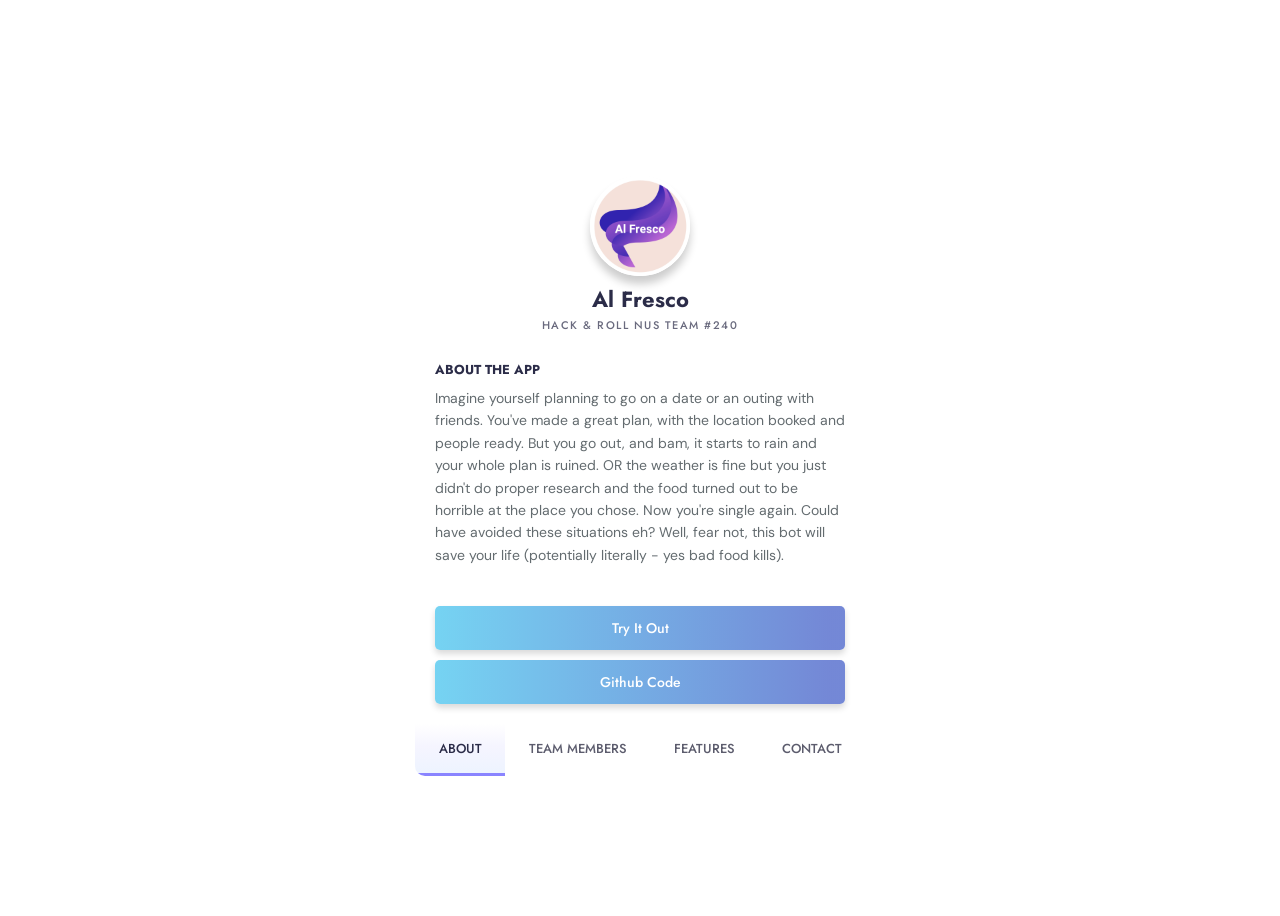
<file: frontend/index.html>
<!DOCTYPE html>
<html lang="en">
<head>
    <!--- basic page needs
    ================================================== -->
    <meta charset="utf-8">
    <title>Hi! &#128075; We're Al Fresco</title>
    <meta name="keywords"
        content="hack and roll, competition, nus hackers " />
    <meta name="description" content="Hack N Roll Landing Page">
    <meta name="author" content="Al Fresco">
    <meta name="application-name" content="Hi! &#128075; We're Al Fresco">

    <meta property="og:description" content="Hack N Roll Landing Page" />
    <meta property="og:title" content="Hi! &#128075; We're Al Fresco">
    <meta property="og:site_name" content="Hack N Roll Landing Page">
    <meta property="og:url" content="http://hacknroll.jeremycte.com/">
    <meta property="og:type" content="website" />
    <!-- Thumbnail 1900 * 930 -->
    <meta property="og:image" content="http://hacknroll.jeremycte.com/hacknroll_homepage.png">
    <meta property="og:image:secure" content="https://hacknroll.jeremycte.com/hacknroll_homepage.png" />
    <meta property="og:image:height" content="1600" />
    <!-- Thumbnail 1000 -->
    <meta property="og:image" content="http://hacknroll.jeremycte.com/hacknroll_homepage.png">
    <meta property="og:image:secure" content="https://hacknroll.jeremycte.com/hacknroll_homepage.png" />
    <meta property="og:image:height" content="1000" />
    <!-- Thumbnail 600 -->
    <meta property="og:image" content="http://hacknroll.jeremycte.com/hacknroll_homepage.png">
    <meta property="og:image:secure" content="https://hacknroll.jeremycte.com/hacknroll_homepage.png" />
    <meta property="og:image:height" content="600" />



    <!-- mobile specific metas
    ================================================== -->
    <meta name="viewport" content="width=device-width, initial-scale=1">

    <!-- CSS
    ================================================== -->
    <link rel="stylesheet" href="main.css">

    <!-- favicons
    ================================================== -->
    <link rel="shortcut icon" href="favicon.ico" type="image/x-icon">
    <link rel="icon" href="favicon.ico" type="image/x-icon">
</head>
<body>
    <div class="card" data-state="#about">
        <div class="card-header">
          <div class="card-cover" style="background-image: url('https://jeremycte.com/hello/images/background-cover.jpg')"></div>
          <img class="card-avatar" src="images/avatar.png" alt="avatar" />
          <h1 class="card-fullname">Al Fresco</h1>
          <h2 class="card-jobtitle">Hack & Roll NUS Team #240</h2>
        </div>
        <div class="card-main">
          <div class="card-section is-active" id="about">
            <div class="card-content">
              <div class="card-subtitle">ABOUT THE APP</div>
              <p class="card-desc">Imagine yourself planning to go on a date or an outing with friends. You've made a great plan, with the location booked and people ready. But you go out, and bam, it starts to rain and your whole plan is ruined. OR the weather is fine but you just didn't do proper research and the food turned out to be horrible at the place you chose. Now you're single again. 
                Could have avoided these situations eh? Well, fear not, this bot will save your life (potentially literally - yes bad food kills). 
                 
              </p>
            </div>
            
            <div class="card-content">
              <button class="dsc-nus">Try It Out</button>
              <button class="emcc-crew" style="margin-top: 10px;">Github Code</button>
            </div>
          </div>
          <div class="card-section" id="experience">
            <div class="card-content">
              <div class="card-subtitle">Team Members</div>
              <div class="card-timeline">
                <div class="card-item" data-year="CEO">
                  <div class="card-item-title">Abhishek Jain <br><span>Chief Executive Officer</span></div>
                  <div class="card-item-desc">
                    in charge of all machine learning sentiments and product quality coming out of Al Fresco</div>
                </div>
                <div class="card-item" data-year="COO">
                  <div class="card-item-title">Arnav Gupta <br><span>Chief Operating Officer</span></div>
                  <div class="card-item-desc">Focused on delivering Weather API from necessary governmental data for analysis</div>
                </div>
                <div class="card-item" data-year="CTO">
                  <div class="card-item-title">Raveen Prabhu <br><span>Chief Technology Officer</span></div>
                  <div class="card-item-desc">
                      Optimising code for Al Fresco Sentimental Analysis and web dev of Al Fresco using Heroku
                  </div>
                </div>
                  <div class="card-item" data-year="CDO">
                    <div class="card-item-title">Jeremy Chan<br><span>Chief Design Officer</span></div>
                    <div class="card-item-desc">
                       Oversee all design, user experience and interface of Al Fresco. Providing the best seemless experience for users.
                    </div>
                </div>
                <button class="learn-more">Learn More</button>
                <!-- <div class="card-item" data-year="2018">
                  <div class="card-item-title">Illustrator at <span>Google</span></div>
                  <div class="card-item-desc">Onboarding illustrations for App.</div>
                </div>
                <div class="card-item" data-year="2020">
                  <div class="card-item-title">Full-Stack Developer at <span>CodePen</span></div>
                  <div class="card-item-desc">Responsible for the encomposing brand expreience.</div>
                </div> -->
              </div>
            </div>
          </div>
          <div class="card-section" id="features">
            <div class="card-content">
              <div class="card-subtitle">FEATURES</div>
              <p class="card-desc"><strong>YET TO BE FILLED WITH CONTENT. LOL
            </p>
              <div class="card-contact-wrapper">
                <!-- <div class="card-contact">
                  <svg xmlns="http://www.w3.org/2000/svg" viewBox="0 0 24 24" fill="none" stroke="currentColor" stroke-width="2" stroke-linecap="round" stroke-linejoin="round">
                    <path d="M21 10c0 7-9 13-9 13s-9-6-9-13a9 9 0 0118 0z" />
                    <circle cx="12" cy="10" r="3" /></svg>
                  Toh Yi Drive Bukit Timah, Singapore
                </div> -->
                <div class="card-contact">
                  <svg xmlns="http://www.w3.org/2000/svg" viewbox="0 0 24 24" fill="none" stroke="currentColor" stroke-width="2" stroke-linecap="round" stroke-linejoin="round">
                    <path d="M22 16.92v3a2 2 0 01-2.18 2 19.79 19.79 0 01-8.63-3.07 19.5 19.5 0 01-6-6 19.79 19.79 0 01-3.07-8.67A2 2 0 014.11 2h3a2 2 0 012 1.72 12.84 12.84 0 00.7 2.81 2 2 0 01-.45 2.11L8.09 9.91a16 16 0 006 6l1.27-1.27a2 2 0 012.11-.45 12.84 12.84 0 002.81.7A2 2 0 0122 16.92z" /></svg>+65 9271 9862</div>
                <div class="card-contact">
                  <svg xmlns="http://www.w3.org/2000/svg" viewBox="0 0 24 24" fill="none" stroke="currentColor" stroke-width="2" stroke-linecap="round" stroke-linejoin="round">
                    <path d="M4 4h16c1.1 0 2 .9 2 2v12c0 1.1-.9 2-2 2H4c-1.1 0-2-.9-2-2V6c0-1.1.9-2 2-2z" />
                    <path d="M22 6l-10 7L2 6" /></svg>
                  chantseee@u.nus.edu
                </div>
                <button class="contact-me">WORK TOGETHER</button>
              </div>
            </div>
          </div>
          <div class="card-section" id="contact">
            <div class="card-content">
              <div class="card-subtitle">CONTACT</div>
              <p class="card-desc"><strong>Got an issue with the bot?</strong> Let us know &#128075; Contact our team and we'll work it out ASAP.
            </p>
              <div class="card-contact-wrapper">
                <div class="card-contact">
                  <svg xmlns="http://www.w3.org/2000/svg" viewbox="0 0 24 24" fill="none" stroke="currentColor" stroke-width="2" stroke-linecap="round" stroke-linejoin="round">
                    <path d="M22 16.92v3a2 2 0 01-2.18 2 19.79 19.79 0 01-8.63-3.07 19.5 19.5 0 01-6-6 19.79 19.79 0 01-3.07-8.67A2 2 0 014.11 2h3a2 2 0 012 1.72 12.84 12.84 0 00.7 2.81 2 2 0 01-.45 2.11L8.09 9.91a16 16 0 006 6l1.27-1.27a2 2 0 012.11-.45 12.84 12.84 0 002.81.7A2 2 0 0122 16.92z" /></svg>+65 6516 6666</div>
                <div class="card-contact">
                  <svg xmlns="http://www.w3.org/2000/svg" viewBox="0 0 24 24" fill="none" stroke="currentColor" stroke-width="2" stroke-linecap="round" stroke-linejoin="round">
                    <path d="M4 4h16c1.1 0 2 .9 2 2v12c0 1.1-.9 2-2 2H4c-1.1 0-2-.9-2-2V6c0-1.1.9-2 2-2z" />
                    <path d="M22 6l-10 7L2 6" /></svg>
                  abhishekjain@u.nus.edu
                </div>
                <button class="contact-me">CONTACT US</button>
              </div>
            </div>
          </div>
          <div class="card-buttons">
            <button data-section="#about" class="is-active">ABOUT</button>
            <button data-section="#experience">TEAM MEMBERS</button>
            <button data-section="#features">FEATURES</button>
            <button data-section="#contact">CONTACT</button>
          </div>
        </div>
      </div>

      <!-- Java Script
    ================================================== -->
    <script src="index.js"></script>
</body>

</html>
</file>
<file: frontend/main.css>
@import url("https://fonts.googleapis.com/css?family=DM+Sans:400,500|Jost:400,500,600&display=swap");
* {
  box-sizing: border-box;
}

body {
  color: #2b2c48;
  font-family: "Jost", sans-serif;
  background-image: url(https://jeremycte.com/hello/images/singapore-bg.jpg);
  background-repeat: no-repeat;
  background-size: cover;
  background-position: center;
  background-attachment: fixed;
  min-height: 100vh;
  display: -webkit-box;
  display: flex;
  flex-wrap: wrap;
  padding: 20px;
}

.card {
  max-width: 450px;
  margin: auto;
  overflow-y: auto;
  position: relative;
  z-index: 1;
  overflow-x: hidden;
  background-color: white;
  display: -webkit-box;
  display: flex;
  -webkit-transition: 0.3s;
  transition: 0.3s;
  -webkit-box-orient: vertical;
  -webkit-box-direction: normal;
          flex-direction: column;
  border-radius: 10px;
  box-shadow: 0 0 0 8px rgba(255, 255, 255, 0.2);
}

.card[data-state="#about"] {
  /* height: 450px; */
}
.card[data-state="#about"] .card-main {
  padding-top: 0;
}

.card[data-state="#contact"] {
  /* height: 430px; */
}

.card[data-state="#experience"] {
  /* height: 550px; */
}

.card.is-active .card-header {
  height: 80px;
}
.card.is-active .card-cover {
  height: 100px;
  top: -50px;
}
.card.is-active .card-avatar {
  -webkit-transform: none;
          transform: none;
  left: 20px;
  width: 50px;
  height: 50px;
  bottom: 10px;
}
.card.is-active .card-fullname,
.card.is-active .card-jobtitle {
  left: 86px;
  -webkit-transform: none;
          transform: none;
}
.card.is-active .card-fullname {
  bottom: 18px;
  font-size: 19px;
}
.card.is-active .card-jobtitle {
  bottom: 16px;
  letter-spacing: 1px;
  font-size: 10px;
}

.card-header {
  position: relative;
  display: -webkit-box;
  display: flex;
  height: 200px;
  flex-shrink: 0;
  width: 100%;
  -webkit-transition: 0.3s;
  transition: 0.3s;
}
.card-header * {
  -webkit-transition: 0.3s;
  transition: 0.3s;
}

.card-cover {
  width: 100%;
  height: 100%;
  position: absolute;
  height: 160px;
  top: -20%;
  left: 0;
  will-change: top;
  background-size: cover;
  background-position: center;
  -webkit-filter: blur(30px);
          filter: blur(30px);
  -webkit-transform: scale(1.2);
          transform: scale(1.2);
  -webkit-transition: 0.5s;
  transition: 0.5s;
}

.card-avatar {
  width: 100px;
  height: 100px;
  box-shadow: 0 8px 8px rgba(0, 0, 0, 0.2);
  border-radius: 50%;
  -o-object-position: center;
     object-position: center;
  -o-object-fit: cover;
     object-fit: cover;
  position: absolute;
  bottom: 0;
  left: 50%;
  -webkit-transform: translateX(-50%) translateY(-64px);
          transform: translateX(-50%) translateY(-64px);
}

.card-fullname {
  position: absolute;
  bottom: 0;
  font-size: 22px;
  font-weight: 700;
  text-align: center;
  white-space: nowrap;
  -webkit-transform: translateY(-10px) translateX(-50%);
          transform: translateY(-10px) translateX(-50%);
  left: 50%;
}

.card-jobtitle {
  position: absolute;
  bottom: 0;
  font-size: 11px;
  white-space: nowrap;
  font-weight: 500;
  opacity: 0.7;
  text-transform: uppercase;
  letter-spacing: 1.5px;
  margin: 0;
  left: 50%;
  -webkit-transform: translateX(-50%) translateY(-7px);
          transform: translateX(-50%) translateY(-7px);
}

.card-main {
  position: relative;
  -webkit-box-flex: 1;
          flex: 1;
  display: -webkit-box;
  display: flex;
  padding-top: 10px;
  -webkit-box-orient: vertical;
  -webkit-box-direction: normal;
          flex-direction: column;
}

.card-subtitle {
  font-weight: 700;
  font-size: 13px;
  margin-bottom: 8px;
}

.card-content {
  padding: 20px;
}

.card-desc {
  line-height: 1.6;
  color: #636b6f;
  font-size: 14px;
  margin: 0;
  font-weight: 400;
  font-family: "DM Sans", sans-serif;
}

.card-social {
  display: -webkit-box;
  display: flex;
  -webkit-box-align: center;
          align-items: center;
  padding: 0 20px;
  margin-bottom: 30px;
}
.card-social svg {
  fill: #a5b5ce;
  width: 16px;
  display: block;
  -webkit-transition: 0.3s;
  transition: 0.3s;
}
.card-social a {
  color: #8797a1;
  height: 32px;
  width: 32px;
  border-radius: 50%;
  display: -webkit-inline-box;
  display: inline-flex;
  -webkit-box-align: center;
          align-items: center;
  -webkit-box-pack: center;
          justify-content: center;
  -webkit-transition: 0.3s;
  transition: 0.3s;
  background-color: rgba(93, 133, 193, 0.05);
  border-radius: 50%;
  margin-right: 10px;
}
.card-social a:hover svg {
  fill: #637faa;
}
.card-social a:last-child {
  margin-right: 0;
}

.card-buttons {
  display: -webkit-box;
  display: flex;
  background-color: #fff;
  margin-top: auto;
  position: -webkit-sticky;
  position: sticky;
  bottom: 0;
  left: 0;
}
.card-buttons button {
  -webkit-box-flex: 1;
          flex: 1 1 auto;
  -webkit-user-select: none;
     -moz-user-select: none;
      -ms-user-select: none;
          user-select: none;
  background: 0;
  font-size: 13px;
  border: 0;
  padding: 15px 5px;
  cursor: pointer;
  color: #5c5c6d;
  -webkit-transition: 0.3s;
  transition: 0.3s;
  font-family: "Jost", sans-serif;
  font-weight: 500;
  outline: 0;
  border-bottom: 3px solid transparent;
}
.card-buttons button.is-active, .card-buttons button:hover {
  color: #2b2c48;
  border-bottom: 3px solid #8a84ff;
  background: -webkit-gradient(linear, left top, left bottom, from(rgba(127, 199, 231, 0)), color-stop(44%, rgba(207, 204, 255, 0.2)), to(rgba(211, 226, 255, 0.4)));
  background: linear-gradient(to bottom, rgba(127, 199, 231, 0) 0%, rgba(207, 204, 255, 0.2) 44%, rgba(211, 226, 255, 0.4) 100%);
}

.card-section {
  display: none;
}
.card-section.is-active {
  display: block;
  -webkit-animation: fadeIn 0.6s both;
          animation: fadeIn 0.6s both;
}

@-webkit-keyframes fadeIn {
  0% {
    opacity: 0;
    -webkit-transform: translatey(40px);
            transform: translatey(40px);
  }
  100% {
    opacity: 1;
  }
}

@keyframes fadeIn {
  0% {
    opacity: 0;
    -webkit-transform: translatey(40px);
            transform: translatey(40px);
  }
  100% {
    opacity: 1;
  }
}
.card-timeline {
  margin-top: 30px;
  position: relative;
}
.card-timeline:after {
  background: -webkit-gradient(linear, left bottom, left top, from(rgba(134, 214, 243, 0)), to(#516acc));
  background: linear-gradient(to top, rgba(134, 214, 243, 0) 0%, #516acc 100%);
  content: "";
  left: 42px;
  width: 2px;
  top: 0;
  height: 90%;
  position: absolute;
  content: "";
}

.card-item {
  position: relative;
  padding-left: 60px;
  padding-right: 20px;
  padding-bottom: 30px;
  z-index: 1;
}
.card-item:last-child {
  padding-bottom: 5px;
}
.card-item:after {
  content: attr(data-year);
  width: 10px;
  position: absolute;
  top: 0;
  left: 37px;
  width: 8px;
  height: 8px;
  line-height: 0.6;
  border: 2px solid #fff;
  font-size: 11px;
  text-indent: -35px;
  border-radius: 50%;
  color: rgba(134, 134, 134, 0.7);
  background: -webkit-gradient(linear, left top, left bottom, from(#a0aee3), to(#516acc));
  background: linear-gradient(to bottom, #a0aee3 0%, #516acc 100%);
}

.card-item-title {
  font-weight: 500;
  font-size: 14px;
  margin-bottom: 5px;
}

.card-item-desc {
  font-size: 13px;
  color: #6f6f7b;
  line-height: 1.5;
  font-family: "DM Sans", sans-serif;
}

.card-contact-wrapper {
  margin-top: 20px;
}

.card-contact {
  display: -webkit-box;
  display: flex;
  -webkit-box-align: center;
          align-items: center;
  font-size: 13px;
  color: #6f6f7b;
  font-family: "DM Sans", sans-serif;
  line-height: 1.6;
  cursor: pointer;
}
.card-contact + .card-contact {
  margin-top: 16px;
}
.card-contact svg {
  flex-shrink: 0;
  width: 30px;
  min-height: 34px;
  margin-right: 12px;
  -webkit-transition: 0.3s;
  transition: 0.3s;
  padding-right: 12px;
  border-right: 1px solid #dfe2ec;
}

.contact-me {
  border: 0;
  outline: none;
  background: -webkit-gradient(linear, left top, right top, from(rgba(83, 200, 239, 0.8)), color-stop(96%, rgba(81, 106, 204, 0.8)));
  background: linear-gradient(to right, rgba(83, 200, 239, 0.8) 0%, rgba(81, 106, 204, 0.8) 96%);
  box-shadow: 0 4px 6px rgba(0, 0, 0, 0.15);
  color: #fff;
  padding: 12px 16px;
  width: 100%;
  border-radius: 5px;
  margin-top: 25px;
  cursor: pointer;
  font-size: 14px;
  font-weight: 500;
  font-family: "Jost", sans-serif;
  -webkit-transition: 0.3s;
  transition: 0.3s;
}

.learn-more, .freshman-kit, .emcc-crew, .dsc-nus {
  border: 0;
  outline: none;
  background: -webkit-gradient(linear, left top, right top, from(rgba(83, 200, 239, 0.8)), color-stop(96%, rgba(81, 106, 204, 0.8)));
  background: linear-gradient(to right, rgba(83, 200, 239, 0.8) 0%, rgba(81, 106, 204, 0.8) 96%);
  box-shadow: 0 4px 6px rgba(0, 0, 0, 0.15);
  color: #fff;
  padding: 12px 16px;
  width: 100%;
  border-radius: 5px;
  cursor: pointer;
  font-size: 14px;
  font-weight: 500;
  font-family: "Jost", sans-serif;
  -webkit-transition: 0.3s;
  transition: 0.3s;
}
</file>
